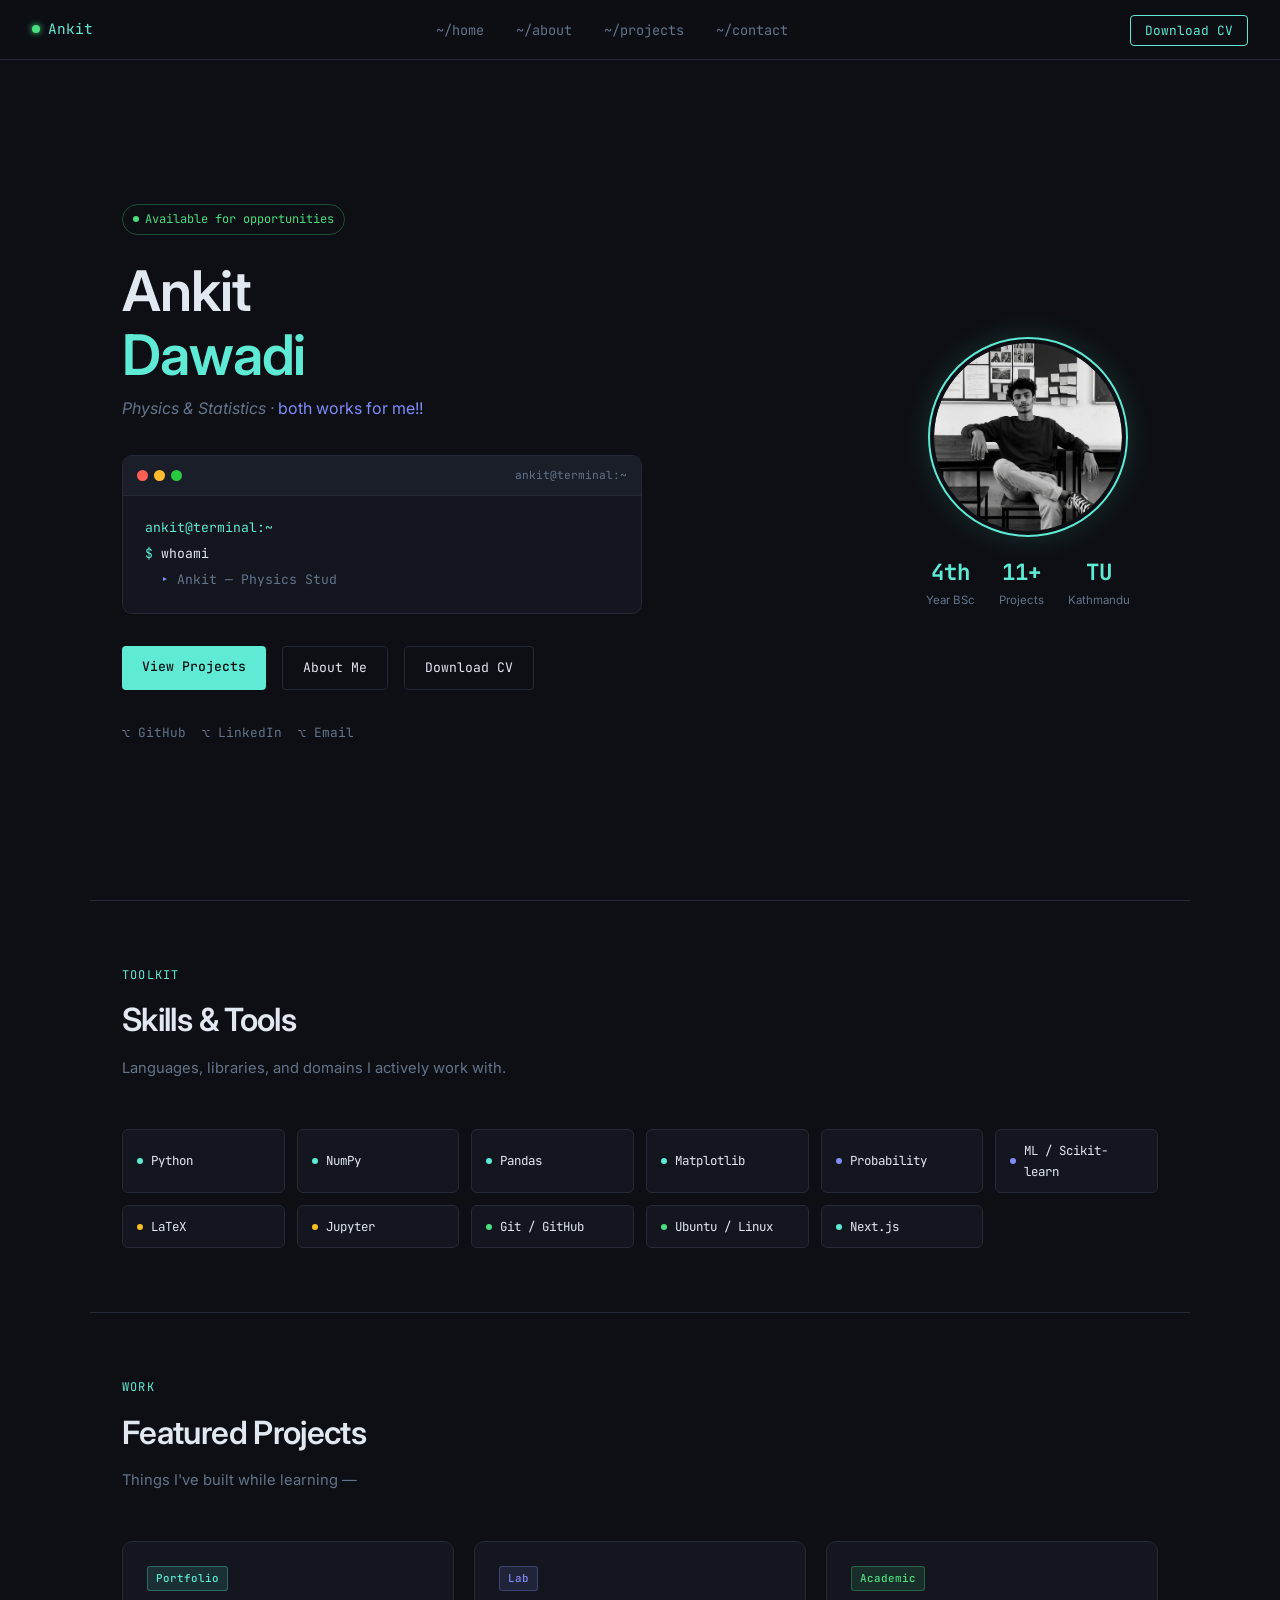
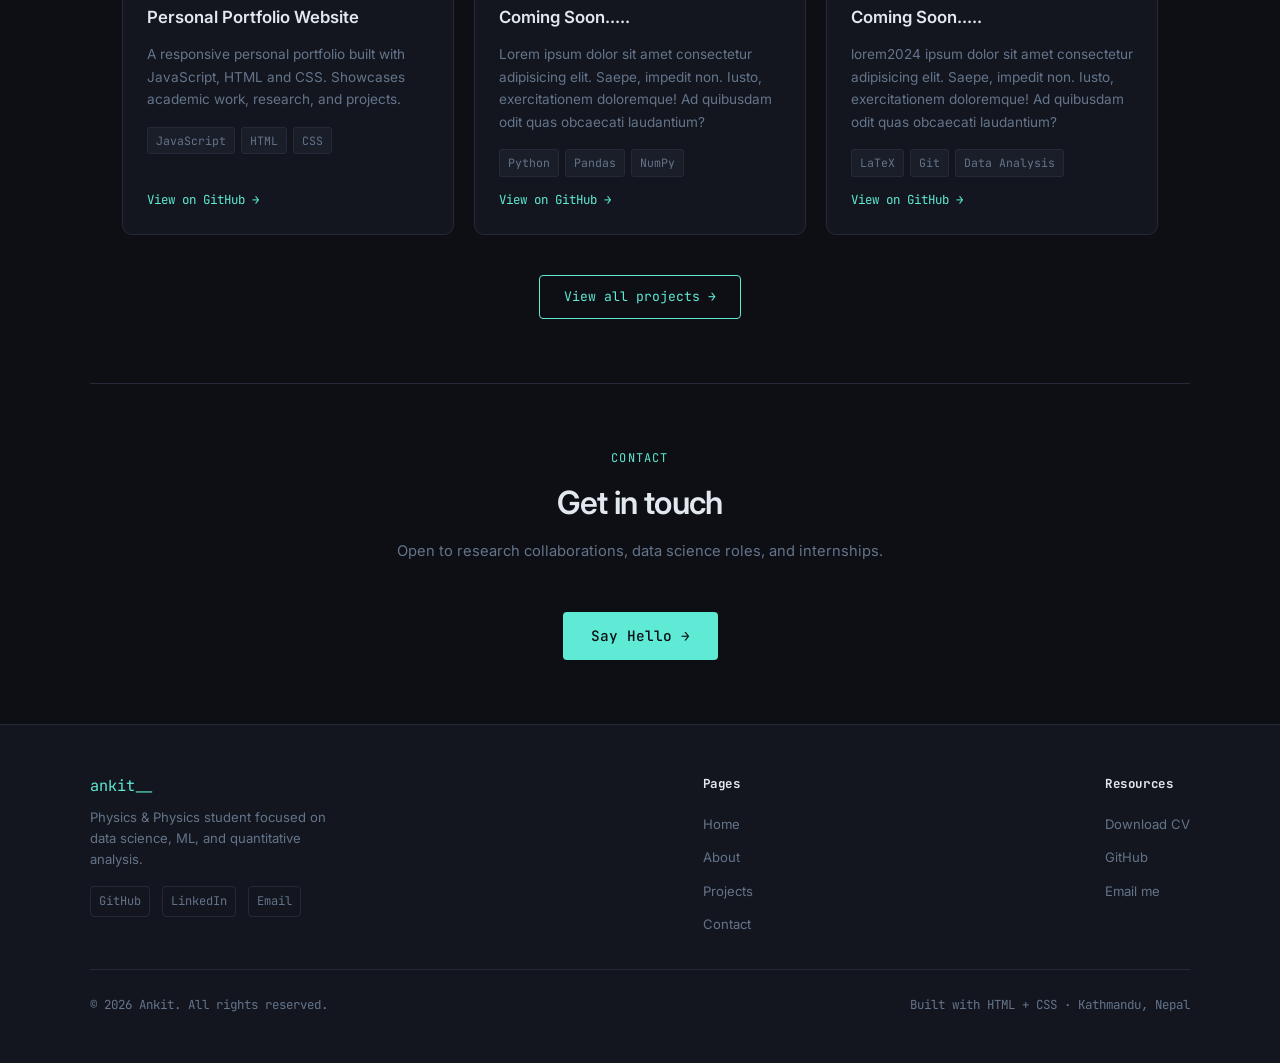
<file: index.html>
<!DOCTYPE html>
<html lang="en">
<head>
  <meta charset="UTF-8" />
  <meta name="viewport" content="width=device-width, initial-scale=1.0" />
  <meta name="description" content="Ankit — Physics & Statistics student at TU Kathmandu. Data science, ML, mathematical physics." />
  <title>Ankit Dawadi</title>

  <!-- Fonts -->
  <link rel="preconnect" href="https://fonts.googleapis.com" />
  <link href="https://fonts.googleapis.com/css2?family=JetBrains+Mono:wght@400;500;700&family=Inter:wght@300;400;500;600&display=swap" rel="stylesheet" />

  <!-- Styles -->
  <link rel="stylesheet" href="css/variables.css" />
  <link rel="stylesheet" href="css/nav.css" />
  <link rel="stylesheet" href="css/hero.css" />
  <link rel="stylesheet" href="css/skills.css" />
  <link rel="stylesheet" href="css/projects.css" />
  <link rel="stylesheet" href="css/footer.css" />
</head>
<body>

  <!-- ── NAVBAR ── -->
  <nav>
    <div class="nav-logo">
      <span class="dot"></span>
      <a href="#home">Ankit </a>
    </div>
    <ul class="nav-links">
      <li><a href="#home">~/home</a></li>
      <li><a href="pages/about.html">~/about</a></li>
      <li><a href="pages/projects.html">~/projects</a></li>
      <li><a href="pages/contact.html">~/contact</a></li>
    </ul>
    <div class="nav-cv">
      <a href="/Ankit-Dawadi-Resume.pdf" download>Download CV</a>
    </div>
    <button class="hamburger" id="hamburger" aria-label="Toggle menu" aria-expanded="false">
      <span></span><span></span><span></span>
    </button>
  </nav>

  <!-- Mobile drawer -->
  <div class="mobile-menu" id="mobile-menu" role="dialog" aria-label="Navigation menu">
    <a href="#home">~/home</a>
    <a href="pages/about.html">~/about</a>
    <a href="pages/projects.html">~/projects</a>
    <a href="pages/contact.html">~/contact</a>
    <!-- <a href="/Ankit-Dawadi-Resume.pdf" class="mobile-cv" download>Download CV</a> -->
  </div>

  <!-- ── HERO ── -->
  <section class="hero" id="home">
    <div class="hero-left">

      <div class="hero-tag">
        <span class="pulse"></span>
        Available for opportunities
      </div>

      <h1>Ankit<br /><span>Dawadi</span></h1>
      <p class="hero-sub">
        Physics &amp; Statistics · <em>both works for me!! </em>
      </p>

 
      <!-- Terminal -->
       
      <div class="terminal">
        <div class="terminal-bar">
          <div class="tb tb-r"></div>
          <div class="tb tb-y"></div>
          <div class="tb tb-g"></div>
          <span class="terminal-title">ankit@terminal:~</span>
        </div>
        <div class="terminal-body" id="terminal-body">
          <!-- filled by terminal.js --> 
        </div>
      </div>

      <div class="hero-btns">
        <a href="pages/projects.html" class="btn-primary">View Projects</a>
        <a href="pages/about.html"    class="btn-outline">About Me</a>
        <a href="/Ankit-Dawadi-Resume.pdf" class="btn-outline" download>Download CV</a>
      </div>

      <div class="hero-socials">
        <a href="https://github.com/lureypqr" target="_blank">⌥ GitHub</a>
        <a href="https://linkedin.com/in/ankitdawadi16" target="_blank">⌥ LinkedIn</a>
        <a href="mailto:dawadi030@gmail.com">⌥ Email</a>
      </div>

    </div>

    

    <!-- Avatar + stats -->
    <div class="hero-right">
      <div class="avatar-ring">
        <div class="avatar-inner">
          <!-- Replace emoji with: <img src="public/photo.jpg" alt="Ankit" /> -->
          <img src="photo.jpg" alt="Ankit" />
        </div>
      </div>
      <div class="hero-stat-row">
        <div class="hero-stat">
          <span class="n">4th</span>
          <span class="l">Year BSc</span>
        </div>
        <div class="hero-stat">
          <span class="n">11+</span>
          <span class="l">Projects</span>
        </div>
        <div class="hero-stat">
          <span class="n">TU</span>
          <span class="l">Kathmandu</span>
        </div>
      </div>
    </div>
  </section>

  <div class="divider"></div>

  <!-- ── SKILLS ── -->
  <section id="skills">
    <div class="container" style="padding-top:4rem; padding-bottom:4rem;">
      <div class="section-eyebrow">Toolkit</div>
      <h2 class="section-title">Skills &amp; Tools</h2>
      <p class="section-desc">Languages, libraries, and domains I actively work with.</p>

      <div class="skills-grid">
        <div class="skill-chip"><span class="dot c-teal"></span>Python</div>
        <div class="skill-chip"><span class="dot c-teal"></span>NumPy</div>
        <div class="skill-chip"><span class="dot c-teal"></span>Pandas</div>
        <div class="skill-chip"><span class="dot c-teal"></span>Matplotlib</div>
        <div class="skill-chip"><span class="dot c-indigo"></span>Probability</div>
        <div class="skill-chip"><span class="dot c-indigo"></span>ML / Scikit-learn</div>
        <div class="skill-chip"><span class="dot c-yellow"></span>LaTeX</div>
        <div class="skill-chip"><span class="dot c-yellow"></span>Jupyter</div>
        <div class="skill-chip"><span class="dot c-green"></span>Git / GitHub</div>
        <div class="skill-chip"><span class="dot c-green"></span>Ubuntu / Linux</div>
        <div class="skill-chip"><span class="dot c-teal"></span>Next.js</div>
      </div>
    </div>
  </section>

  <div class="divider"></div>

  <!-- ── FEATURED PROJECTS ── -->
  <section id="projects">
    <div class="container" style="padding-top:4rem; padding-bottom:4rem;">
      <div class="section-eyebrow">Work</div>
      <h2 class="section-title">Featured Projects</h2>
      <p class="section-desc">Things I've built while learning —</p>

      <div class="projects-grid">

        <div class="project-card">
          <span class="project-badge badge-fyp">Portfolio</span>
          <div class="project-title">Personal Portfolio Website</div>
          <p class="project-desc">
            A responsive personal portfolio built with JavaScript, HTML and CSS. Showcases academic work, research, and projects.
          </p>
          <div class="project-tags">
            <span class="tag">JavaScript</span>
            <span class="tag">HTML</span>
            <span class="tag">CSS</span>
          </div>
          <a href="https://github.com/lureypqr/portfolio-v1" class="project-link" target="_blank">
            View on GitHub →
          </a>
        </div>

        <div class="project-card">
          <span class="project-badge badge-lab">Lab</span>
          <div class="project-title">Coming Soon..... </div>
          <p class="project-desc">
            Lorem ipsum dolor sit amet consectetur adipisicing elit. Saepe, impedit non. Iusto, exercitationem doloremque! Ad quibusdam odit quas obcaecati laudantium?
          <div class="project-tags">
            <span class="tag">Python</span>
            <span class="tag">Pandas</span>
            <span class="tag">NumPy</span>
          </div>
          <a href="https://github.com/lureypqr" class="project-link" target="_blank">
            View on GitHub →
          </a>
        </div>

        <div class="project-card">
          <span class="project-badge badge-open">Academic</span>
          <div class="project-title">Coming Soon.....</div>
          <p class="project-desc">
          lorem2024 ipsum dolor sit amet consectetur adipisicing elit. Saepe, impedit non. Iusto, exercitationem doloremque! Ad quibusdam odit quas obcaecati laudantium?
          </p>
          <div class="project-tags">
            <span class="tag">LaTeX</span>
            <span class="tag">Git</span>
            <span class="tag">Data Analysis</span>
          </div>
          <a href="https://github.com/YOUR_USERNAME" class="project-link" target="_blank">
            View on GitHub →
          </a>
        </div>

      </div>

      <div class="view-all-wrap">
        <a href="pages/projects.html">View all projects →</a>
      </div>
    </div>
  </section>

  <div class="divider"></div>

  <!-- ── CONTACT CTA ── -->
  <div class="contact-section" id="contact">
    <div class="section-eyebrow">Contact</div>
    <h2 class="section-title">Get in touch</h2>
    <p class="section-desc">
      Open to research collaborations, data science roles, and internships.
    </p>
    <a href="pages/contact.html" class="btn-primary">Say Hello →</a>
  </div>

  <!-- ── FOOTER ── -->
  <footer>
    <div class="footer-inner">
      <div class="footer-brand">
        <div class="logo">ankit__</div>
        <p>Physics &amp; Physics student focused on data science, ML, and quantitative analysis.</p>
        <div class="footer-socials">
          <a href="https://github.com/lureypqr" target="_blank">GitHub</a>
          <a href="https://linkedin.com/in/ankitdawadi16" target="_blank">LinkedIn</a>
          <a href="mailto:dawadi030@gmail.com">Email</a>
        </div>
      </div>

      <div class="footer-col">
        <h4>Pages</h4>
        <ul>
          <li><a href="#home">Home</a></li>
          <li><a href="pages/about.html">About</a></li>
          <li><a href="pages/projects.html">Projects</a></li>
          <li><a href="pages/contact.html">Contact</a></li>
        </ul>
      </div>

      <div class="footer-col">
        <h4>Resources</h4>
        <ul>
          <li><a href="/Ankit-Dawadi-Resume.pdf" download>Download CV</a></li>
          <li><a href="https://github.com/lureypqr" target="_blank">GitHub</a></li>
          <li><a href="mailto:dawadi030@gmail.com">Email me</a></li>
        </ul>
      </div>
    </div>

    <div class="footer-bottom">
      <span>© 2026 Ankit. All rights reserved.</span>
      <span>Built with HTML + CSS · Kathmandu, Nepal</span>
    </div>
  </footer>

  <!-- Scripts -->
  <script src="js/nav.js"></script>
  <script src="js/terminal.js"></script>
  <script src="js/animations.js"></script>

</body>
</html>
</file>
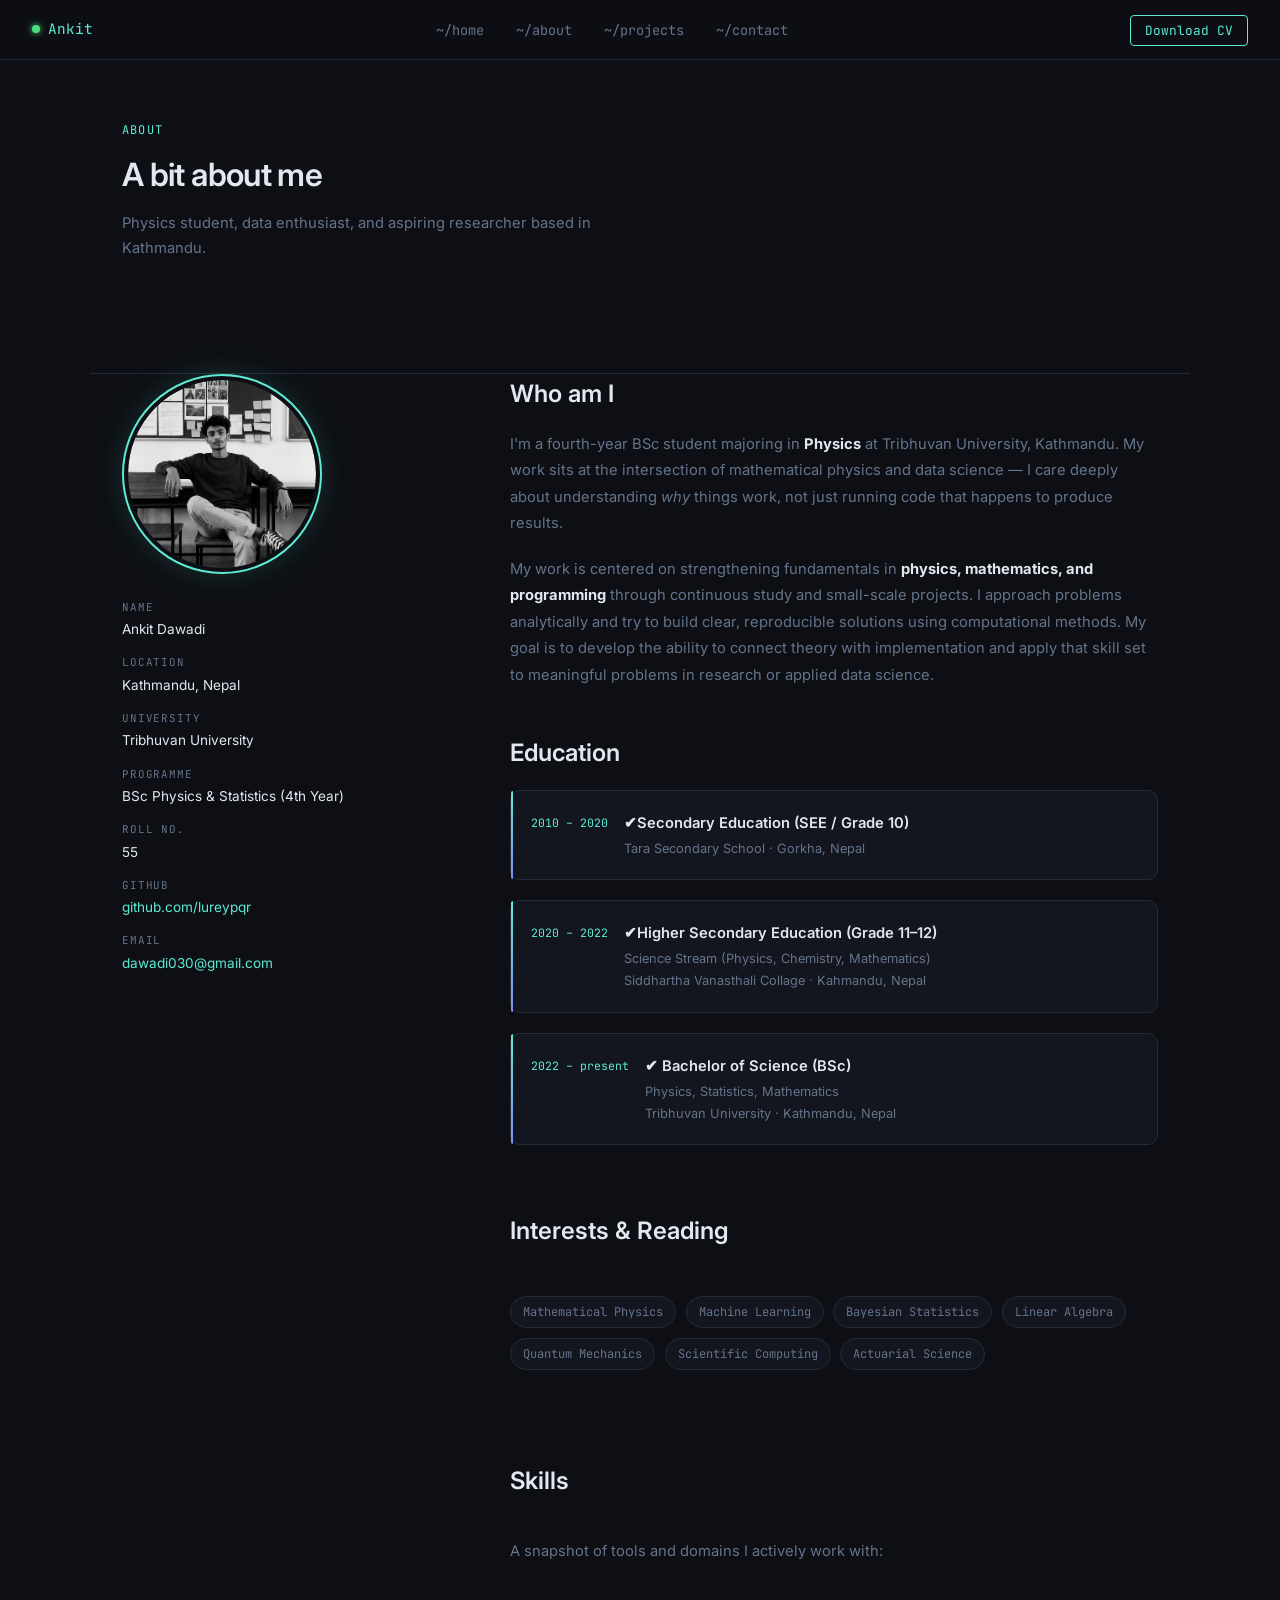
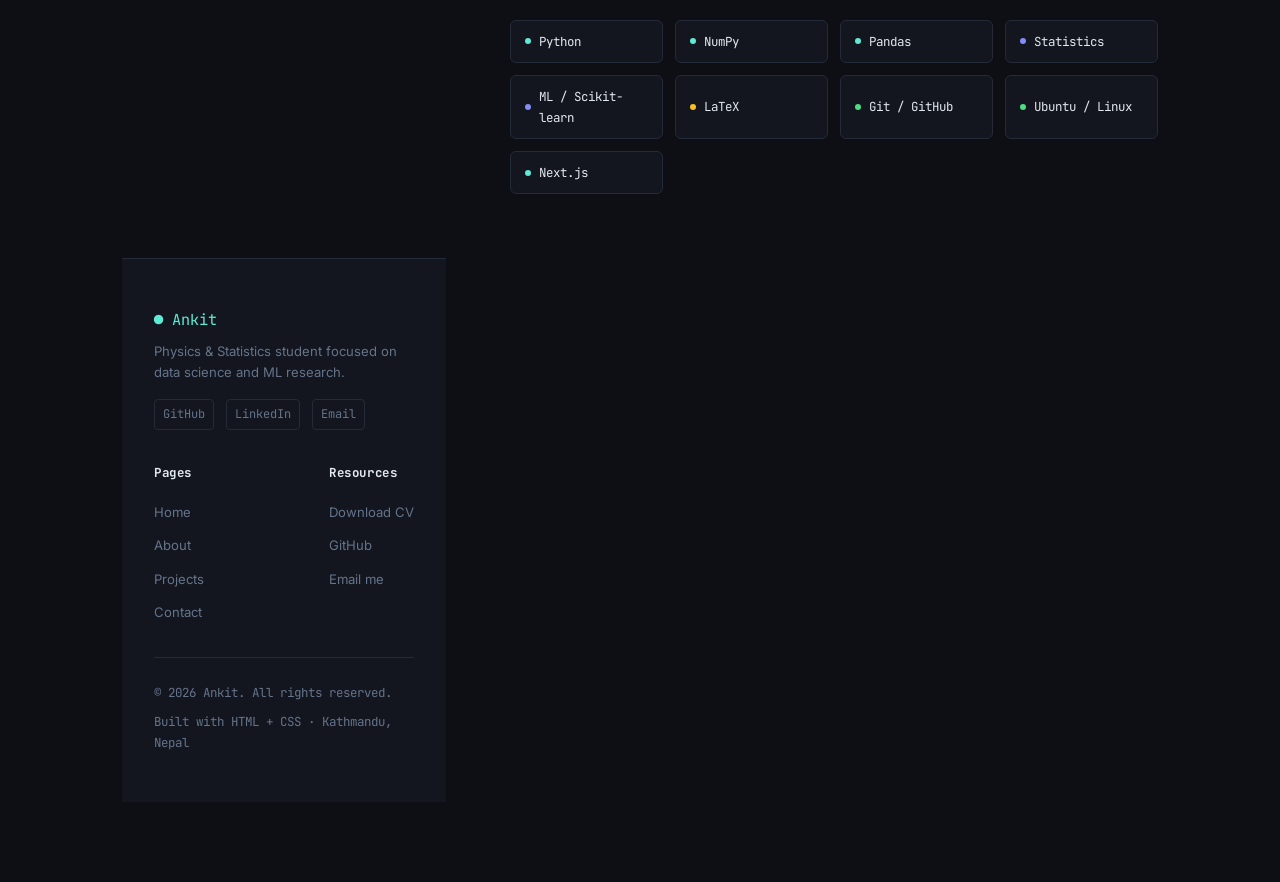
<file: pages/about.html>
<!DOCTYPE html>
<html lang="en">
<head>
  <meta charset="UTF-8" />
  <meta name="viewport" content="width=device-width, initial-scale=1.0" />
  <title>About — Ankit</title>
  <link rel="preconnect" href="https://fonts.googleapis.com" />
  <link href="https://fonts.googleapis.com/css2?family=JetBrains+Mono:wght@400;500;700&family=Inter:wght@300;400;500;600&display=swap" rel="stylesheet" />
  <link rel="stylesheet" href="../css/variables.css" />
  <link rel="stylesheet" href="../css/nav.css" />
  <link rel="stylesheet" href="../css/skills.css" />
  <link rel="stylesheet" href="../css/footer.css" />
  <style>
    .page-hero {
      padding: 120px 2rem 4rem;
      max-width: 1100px;
      margin: 0 auto;
    }
    .about-grid {
      max-width: 1100px;
      margin: 0 auto;
      padding: 0 2rem 5rem;
      display: grid;
      grid-template-columns: 1fr 2fr;
      gap: 4rem;
      align-items: start;
    }
    .about-sidebar {}
    .about-photo-wrap {
      width: 200px;
      height: 200px;
      border-radius: 50%;
      border: 2px solid var(--accent);
      padding: 4px;
      box-shadow: 0 0 30px rgba(94,234,212,0.15);
      margin-bottom: 1.5rem;
    }
    .about-photo-inner {
      width: 100%; height: 100%;
      border-radius: 50%;
      background: var(--bg3);
      display: flex; align-items: center; justify-content: center;
      font-size: 4rem;
      overflow: hidden;
    }
    .about-photo-inner img {
      width: 100%; height: 100%;
      object-fit: cover; border-radius: 50%;
    }
    .sidebar-info { display: flex; flex-direction: column; gap: 0.75rem; }
    .info-row { display: flex; flex-direction: column; gap: 2px; }
    .info-label {
      font-family: var(--font-mono);
      font-size: 0.68rem;
      color: var(--muted);
      letter-spacing: 0.08em;
      text-transform: uppercase;
    }
    .info-value { font-size: 0.85rem; color: var(--text); }
    .info-value a { color: var(--accent); }
    .info-value a:hover { text-decoration: underline; }

    .about-content {}
    .about-content h2 {
      font-size: 1.5rem;
      font-weight: 600;
      margin-bottom: 1rem;
      color: var(--text);
    }
    .about-content p {
      color: var(--muted);
      font-size: 0.92rem;
      line-height: 1.8;
      margin-bottom: 1.2rem;
    }
    .about-content p strong { color: var(--text); }

    /* Education timeline */
    .timeline { display: flex; flex-direction: column; gap: 1.25rem; margin-top: 0.5rem; }
    .tl-item {
      display: flex; gap: 1rem;
      background: var(--bg2);
      border: 1px solid var(--border);
      border-radius: var(--radius-lg);
      padding: 1.25rem;
      position: relative;
    }
    .tl-item::before {
      content: '';
      position: absolute; left: 0; top: 0; bottom: 0;
      width: 2px;
      border-radius: 2px 0 0 2px;
      background: linear-gradient(180deg, var(--accent), var(--accent2));
    }
    .tl-year {
      font-family: var(--font-mono);
      font-size: 0.72rem;
      color: var(--accent);
      white-space: nowrap;
      padding-top: 2px;
      min-width: 60px;
    }
    .tl-body {}
    .tl-title { font-size: 0.92rem; font-weight: 600; margin-bottom: 2px; }
    .tl-sub   { font-size: 0.8rem; color: var(--muted); }

    /* Interests chips */
    .interest-chips { display: flex; flex-wrap: wrap; gap: 0.6rem; margin-top: 0.5rem; }
    .interest-chip {
      font-family: var(--font-mono);
      font-size: 0.75rem;
      padding: 5px 12px;
      border: 1px solid var(--border);
      border-radius: 20px;
      color: var(--muted);
      background: var(--bg2);
      transition: color 0.2s, border-color 0.2s;
    }
    .interest-chip:hover { color: var(--accent2); border-color: var(--accent2); }

    @media (max-width: 768px) {
      .about-grid { grid-template-columns: 1fr; gap: 2rem; }
      .about-photo-wrap { width: 140px; height: 140px; }
    }
  </style>
</head>
<body>

  <nav>
    <div class="nav-logo"><span class="dot"></span><a href="../index.html">Ankit</a></div>
    <ul class="nav-links">
      <li><a href="../index.html">~/home</a></li>
      <li><a href="about.html">~/about</a></li>
      <li><a href="projects.html">~/projects</a></li>
      <li><a href="contact.html">~/contact</a></li>
    </ul>
    <div class="nav-cv"><a href="../Ankit-Dawadi-Resume.pdf" download>Download CV</a></div>
    <button class="hamburger" id="hamburger" aria-label="Toggle menu" aria-expanded="false">
      <span></span><span></span><span></span>
    </button>
  </nav>

  <!-- Mobile drawer -->
  <div class="mobile-menu" id="mobile-menu" role="dialog" aria-label="Navigation menu">
    <a href="../index.html">~/home</a>
    <a href="about.html">~/about</a>
    <a href="projects.html">~/projects</a>
    <a href="contact.html">~/contact</a>
  </div>

  <div class="page-hero">
    <div class="section-eyebrow">About</div>
    <h1 class="section-title">A bit about me</h1>
    <p class="section-desc">
      Physics student, data enthusiast, and aspiring researcher based in Kathmandu.
    </p>
  </div>

  <div class="divider"></div>

  <div class="about-grid">

    <!-- SIDEBAR -->
    <div class="about-sidebar">
      <div class="about-photo-wrap">
        <div class="about-photo-inner">
          <!-- Replace with: <img src="../public/photo.jpg" alt="Ankit" /> -->
          <img src="../photo.jpg" alt="Ankit" />
        </div>
      </div>

      <div class="sidebar-info">
        <div class="info-row">
          <span class="info-label">Name</span>
          <span class="info-value">Ankit Dawadi</span>
        </div>
        <div class="info-row">
          <span class="info-label">Location</span>
          <span class="info-value">Kathmandu, Nepal</span>
        </div>
        <div class="info-row">
          <span class="info-label">University</span>
          <span class="info-value">Tribhuvan University</span>
        </div>
        <div class="info-row">
          <span class="info-label">Programme</span>
          <span class="info-value">BSc Physics &amp; Statistics (4th Year)</span>
        </div>
        <div class="info-row">
          <span class="info-label">Roll No.</span>
          <span class="info-value">55</span>
        </div>
        
        <div class="info-row">
          <span class="info-label">GitHub</span>
          <span class="info-value"><a href="https://github.com/lureypqr" target="_blank">github.com/lureypqr</a></span>
        </div>
        <div class="info-row">
          <span class="info-label">Email</span>
          <span class="info-value"><a href="mailto:dawadi030@gmail.com">dawadi030@gmail.com</a></span>
        </div>
      </div>
    </div>

    <!-- MAIN CONTENT -->
    <div class="about-content">

      <h2>Who am I </h2>
      <p>
        I'm a fourth-year BSc student majoring in <strong>Physics</strong> at
        Tribhuvan University, Kathmandu. My work sits at the intersection of mathematical
        physics and data science — I care deeply about understanding <em>why</em> things work,
        not just running code that happens to produce results.
      </p>
      <p>
       My work is centered on strengthening fundamentals in <strong>physics, mathematics, and programming</strong> through continuous study and small-scale projects. I approach problems analytically and try to build clear, reproducible solutions using computational methods. My goal is to develop the ability to connect theory with implementation and apply that skill set to meaningful problems in research or applied data science.
      </p>
      

      <br />
      <h2>Education</h2>
      <div class="timeline">


        <div class="tl-item">
          <span class="tl-year">2010 – 2020</span>
          <div class="tl-body">
            <div class="tl-title">✔Secondary Education (SEE / Grade 10)</div>
            <div class="tl-sub">Tara Secondary School · Gorkha, Nepal</div>
          </div>
        </div>

        <div class="tl-item">
          <span class="tl-year">2020 – 2022</span>
          <div class="tl-body">
            <div class="tl-title">✔Higher Secondary Education (Grade 11–12)</div>
            <div class="tl-sub">Science Stream (Physics, Chemistry, Mathematics) <br> Siddhartha Vanasthali Collage · Kahmandu, Nepal</div>
          </div>
        </div>

        <div class="tl-item">
          <span class="tl-year">2022 – present</span>
          <div class="tl-body">
            <div class="tl-title">✔ Bachelor of Science (BSc)</div>
            <div class="tl-sub">Physics, Statistics, Mathematics<br>Tribhuvan University · Kathmandu, Nepal</div>
          </div>
      </div>
      
      <br />
      <h2>Interests &amp; Reading</h2>
      <div class="interest-chips">
        <span class="interest-chip">Mathematical Physics</span>
        <span class="interest-chip">Machine Learning</span>
        <span class="interest-chip">Bayesian Statistics</span>
        <span class="interest-chip">Linear Algebra</span>
        <span class="interest-chip">Quantum Mechanics</span>
        <span class="interest-chip">Scientific Computing</span>
        <span class="interest-chip">Actuarial Science</span>
      </div>

      <br /><br />
      <h2>Skills</h2>
      <p>A snapshot of tools and domains I actively work with:</p>
      <div class="skills-grid" style="margin-top:1rem;">
        <div class="skill-chip"><span class="dot c-teal"></span>Python</div>
        <div class="skill-chip"><span class="dot c-teal"></span>NumPy</div>
        <div class="skill-chip"><span class="dot c-teal"></span>Pandas</div>
        <div class="skill-chip"><span class="dot c-indigo"></span>Statistics</div>
        <div class="skill-chip"><span class="dot c-indigo"></span>ML / Scikit-learn</div>
        <div class="skill-chip"><span class="dot c-yellow"></span>LaTeX</div>
        <div class="skill-chip"><span class="dot c-green"></span>Git / GitHub</div>
        <div class="skill-chip"><span class="dot c-green"></span>Ubuntu / Linux</div>
        <div class="skill-chip"><span class="dot c-teal"></span>Next.js</div>
      </div>

    </div>
  </div>

  <footer>
    <div class="footer-inner">
      <div class="footer-brand">
        <div class="logo">● Ankit</div>
        <p>Physics &amp; Statistics student focused on data science and ML research.</p>
        <div class="footer-socials">
          <a href="https://github.com/lureypqr" target="_blank">GitHub</a>
          <a href="https://linkedin.com/in/ankitdawadi16" target="_blank">LinkedIn</a>
          <a href="mailto:dawadi030@gmail.com">Email</a>
        </div>
      </div>
      <div class="footer-col">
        <h4>Pages</h4>
        <ul>
          <li><a href="../index.html">Home</a></li>
          <li><a href="about.html">About</a></li>
          <li><a href="projects.html">Projects</a></li>
          <li><a href="contact.html">Contact</a></li>
        </ul>
      </div>
      <div class="footer-col">
        <h4>Resources</h4>
        <ul>
          <li><a href="..//Ankit-Dawadi-Resume.pdf" download>Download CV</a></li>
          <li><a href="https://github.com/lureypqr" target="_blank">GitHub</a></li>
          <li><a href="mailto:dawadi030@gmail.com">Email me</a></li>
        </ul>
      </div>
    </div>
    <div class="footer-bottom">
      <span>© 2026 Ankit. All rights reserved.</span>
      <span>Built with HTML + CSS · Kathmandu, Nepal</span>
    </div>
  </footer>

  <script src="../js/nav.js"></script>
  <script src="../js/animations.js"></script>
</body>
</html>
</file>
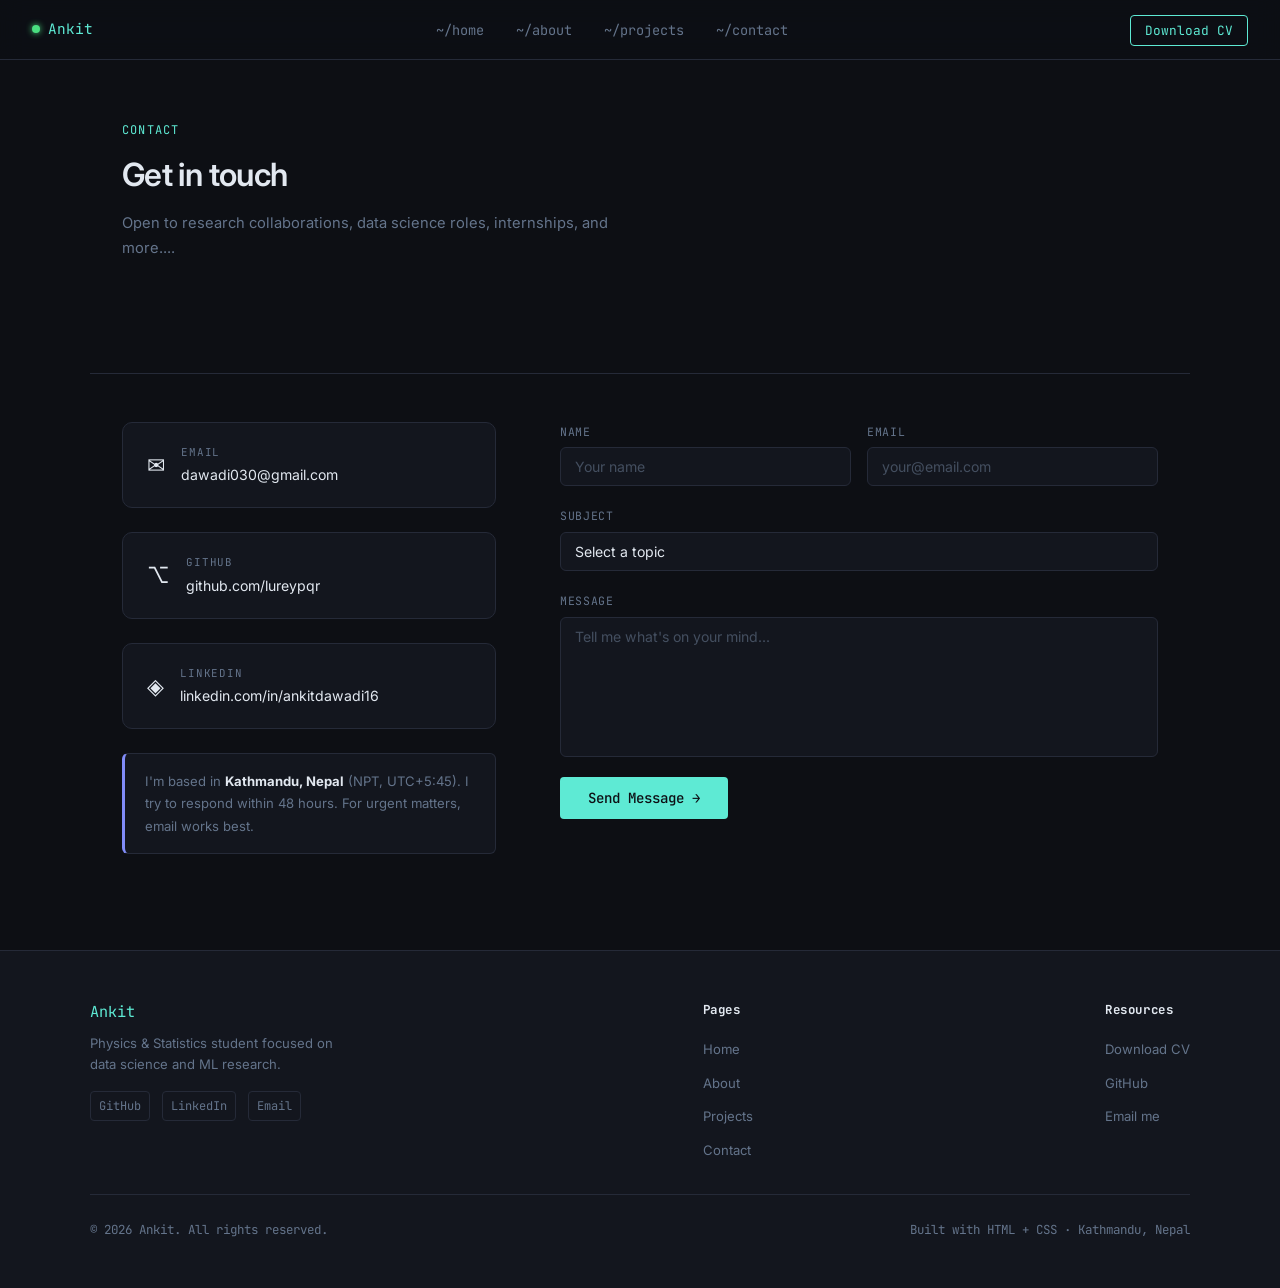
<file: pages/contact.html>
<!DOCTYPE html>
<html lang="en">
<head>
  <meta charset="UTF-8" />
  <meta name="viewport" content="width=device-width, initial-scale=1.0" />
  <title>Contact — Ankit</title>
  <link rel="preconnect" href="https://fonts.googleapis.com" />
  <link href="https://fonts.googleapis.com/css2?family=JetBrains+Mono:wght@400;500;700&family=Inter:wght@300;400;500;600&display=swap" rel="stylesheet" />
  <link rel="stylesheet" href="../css/variables.css" />
  <link rel="stylesheet" href="../css/nav.css" />
  <link rel="stylesheet" href="../css/footer.css" />
  <style>
    .page-hero {
      padding: 120px 2rem 4rem;
      max-width: 1100px;
      margin: 0 auto;
    }
    .contact-grid {
      max-width: 1100px;
      margin: 0 auto;
      padding: 3rem 2rem 6rem;
      display: grid;
      grid-template-columns: 1fr 1.6fr;
      gap: 4rem;
      align-items: start;
    }

    /* LEFT — contact info */
    .contact-info { display: flex; flex-direction: column; gap: 1.5rem; }

    .contact-card {
      background: var(--bg2);
      border: 1px solid var(--border);
      border-radius: var(--radius-lg);
      padding: 1.25rem 1.5rem;
      display: flex;
      align-items: center;
      gap: 1rem;
      transition: border-color 0.2s, transform 0.2s;
      text-decoration: none;
    }
    .contact-card:hover {
      border-color: var(--accent);
      transform: translateX(4px);
    }
    .contact-card-icon {
      font-size: 1.4rem;
      flex-shrink: 0;
    }
    .contact-card-body {}
    .contact-card-label {
      font-family: var(--font-mono);
      font-size: 0.68rem;
      color: var(--muted);
      letter-spacing: 0.08em;
      text-transform: uppercase;
      margin-bottom: 2px;
    }
    .contact-card-value {
      font-size: 0.88rem;
      color: var(--text);
    }

    .contact-note {
      font-size: 0.82rem;
      color: var(--muted);
      line-height: 1.7;
      padding: 1rem 1.25rem;
      background: var(--bg2);
      border: 1px solid var(--border);
      border-left: 3px solid var(--accent2);
      border-radius: var(--radius-md);
    }

    /* RIGHT — form */
    .contact-form {
      display: flex;
      flex-direction: column;
      gap: 1.25rem;
    }
    .form-row { display: grid; grid-template-columns: 1fr 1fr; gap: 1rem; }

    .form-group { display: flex; flex-direction: column; gap: 6px; }
    .form-group label {
      font-family: var(--font-mono);
      font-size: 0.72rem;
      color: var(--muted);
      letter-spacing: 0.06em;
      text-transform: uppercase;
    }
    .form-group input,
    .form-group textarea,
    .form-group select {
      background: var(--bg2);
      border: 1px solid var(--border);
      border-radius: var(--radius-md);
      padding: 10px 14px;
      color: var(--text);
      font-family: var(--font-body);
      font-size: 0.88rem;
      outline: none;
      transition: border-color 0.2s;
      resize: none;
      appearance: none;
    }
    .form-group input:focus,
    .form-group textarea:focus,
    .form-group select:focus {
      border-color: var(--accent);
    }
    .form-group input::placeholder,
    .form-group textarea::placeholder {
      color: var(--muted);
      opacity: 0.6;
    }
    .form-group textarea { min-height: 140px; }

    .form-submit {
      display: flex;
      align-items: center;
      gap: 1rem;
    }
    .form-submit .btn-primary {
      font-size: 0.88rem;
      padding: 12px 28px;
      border: none;
      cursor: pointer;
    }
    .form-submit .btn-primary:hover { opacity: 0.85; }

    .form-status {
      font-family: var(--font-mono);
      font-size: 0.78rem;
      color: var(--green);
      opacity: 0;
      transition: opacity 0.3s;
    }
    .form-status.visible { opacity: 1; }

    @media (max-width: 768px) {
      .contact-grid { grid-template-columns: 1fr; gap: 2.5rem; }
      .form-row { grid-template-columns: 1fr; }
    }
  </style>
</head>
<body>

  <nav>
    <div class="nav-logo"><span class="dot"></span><a href="../index.html">Ankit</a></div>
    <ul class="nav-links">
      <li><a href="../index.html">~/home</a></li>
      <li><a href="about.html">~/about</a></li>
      <li><a href="projects.html">~/projects</a></li>
      <li><a href="contact.html">~/contact</a></li>
    </ul>
    <div class="nav-cv"><a href="..//Ankit-Dawadi-Resume.pdf" download>Download CV</a></div>
    <button class="hamburger" id="hamburger" aria-label="Toggle menu" aria-expanded="false">
      <span></span><span></span><span></span>
    </button>
  </nav>

  <!-- Mobile drawer -->
  <div class="mobile-menu" id="mobile-menu" role="dialog" aria-label="Navigation menu">
    <a href="../index.html">~/home</a>
    <a href="about.html">~/about</a>
    <a href="projects.html">~/projects</a>
    <a href="contact.html">~/contact</a>
  </div>

  <div class="page-hero">
    <div class="section-eyebrow">Contact</div>
    <h1 class="section-title">Get in touch</h1>
    <p class="section-desc">
      Open to research collaborations, data science roles, internships,
      and more....
    </p>
  </div>

  <div class="divider"></div>

  <div class="contact-grid">

    <!-- LEFT -->
    <div class="contact-info">

      <a href="mailto:dawadi030@gmail.com" class="contact-card">
        <span class="contact-card-icon">✉</span>
        <div class="contact-card-body">
          <div class="contact-card-label">Email</div>
          <div class="contact-card-value">dawadi030@gmail.com</div>
        </div>
      </a>

      <a href="https://github.com/lureypqr" class="contact-card" target="_blank">
        <span class="contact-card-icon">⌥</span>
        <div class="contact-card-body">
          <div class="contact-card-label">GitHub</div>
          <div class="contact-card-value">github.com/lureypqr</div>
        </div>
      </a>

      <a href="https://linkedin.com/in/ankitdawadi16" class="contact-card" target="_blank">
        <span class="contact-card-icon">◈</span>
        <div class="contact-card-body">
          <div class="contact-card-label">LinkedIn</div>
          <div class="contact-card-value">linkedin.com/in/ankitdawadi16</div>
        </div>
      </a>

      <div class="contact-note">
        I'm based in <strong style="color:var(--text)">Kathmandu, Nepal</strong> (NPT, UTC+5:45).
        I try to respond within 48 hours. For urgent matters, email works best.
      </div>

    </div>

    <!-- RIGHT — form -->
    <div>
      <form class="contact-form" id="contact-form">
        <div class="form-row">
          <div class="form-group">
            <label for="name">Name</label>
            <input type="text" id="name" placeholder="Your name" required />
          </div>
          <div class="form-group">
            <label for="email">Email</label>
            <input type="email" id="email" placeholder="your@email.com" required />
          </div>
        </div>

        <div class="form-group">
          <label for="subject">Subject</label>
          <select id="subject">
            <option value="" disabled selected>Select a topic</option>
            <option>Research Collaboration</option>
            <option>Data Science Role</option>
            <option>Just saying hello</option>
            <option>Other</option>
          </select>
        </div>

        <div class="form-group">
          <label for="message">Message</label>
          <textarea id="message" placeholder="Tell me what's on your mind..." required></textarea>
        </div>

        <div class="form-submit">
          <button type="submit" class="btn-primary">Send Message →</button>
          <span class="form-status" id="form-status">✓ Message sent!</span>
        </div>
      </form>
    </div>

  </div>

  <footer>
    <div class="footer-inner">
      <div class="footer-brand">
        <div class="logo">Ankit</div>
        <p>Physics &amp; Statistics student focused on data science and ML research.</p>
        <div class="footer-socials">
          <a href="https://github.com/YOUR_USERNAME" target="_blank">GitHub</a>
          <a href="https://linkedin.com/in/YOUR_PROFILE" target="_blank">LinkedIn</a>
          <a href="mailto:your@email.com">Email</a>
        </div>
      </div>
      <div class="footer-col">
        <h4>Pages</h4>
        <ul>
          <li><a href="../index.html">Home</a></li>
          <li><a href="about.html">About</a></li>
          <li><a href="projects.html">Projects</a></li>
          <li><a href="contact.html">Contact</a></li>
        </ul>
      </div>
      <div class="footer-col">
        <h4>Resources</h4>
        <ul>
          <li><a href="..//Ankit-Dawadi-Resume.pdf" download>Download CV</a></li>
          <li><a href="https://github.com/YOUR_USERNAME" target="_blank">GitHub</a></li>
          <li><a href="mailto:your@email.com">Email me</a></li>
        </ul>
      </div>
    </div>
    <div class="footer-bottom">
      <span>© 2026 Ankit. All rights reserved.</span>
      <span>Built with HTML + CSS · Kathmandu, Nepal</span>
    </div>
  </footer>

  <script src="../js/nav.js"></script>
  <script src="../js/animations.js"></script>
  <script>
    // Simple form feedback (wire up to a backend / Formspree later)
    document.getElementById('contact-form').addEventListener('submit', function(e) {
      e.preventDefault();
      const status = document.getElementById('form-status');
      status.classList.add('visible');
      setTimeout(() => status.classList.remove('visible'), 4000);
      this.reset();
    });
  </script>
</body>
</html>
</file>
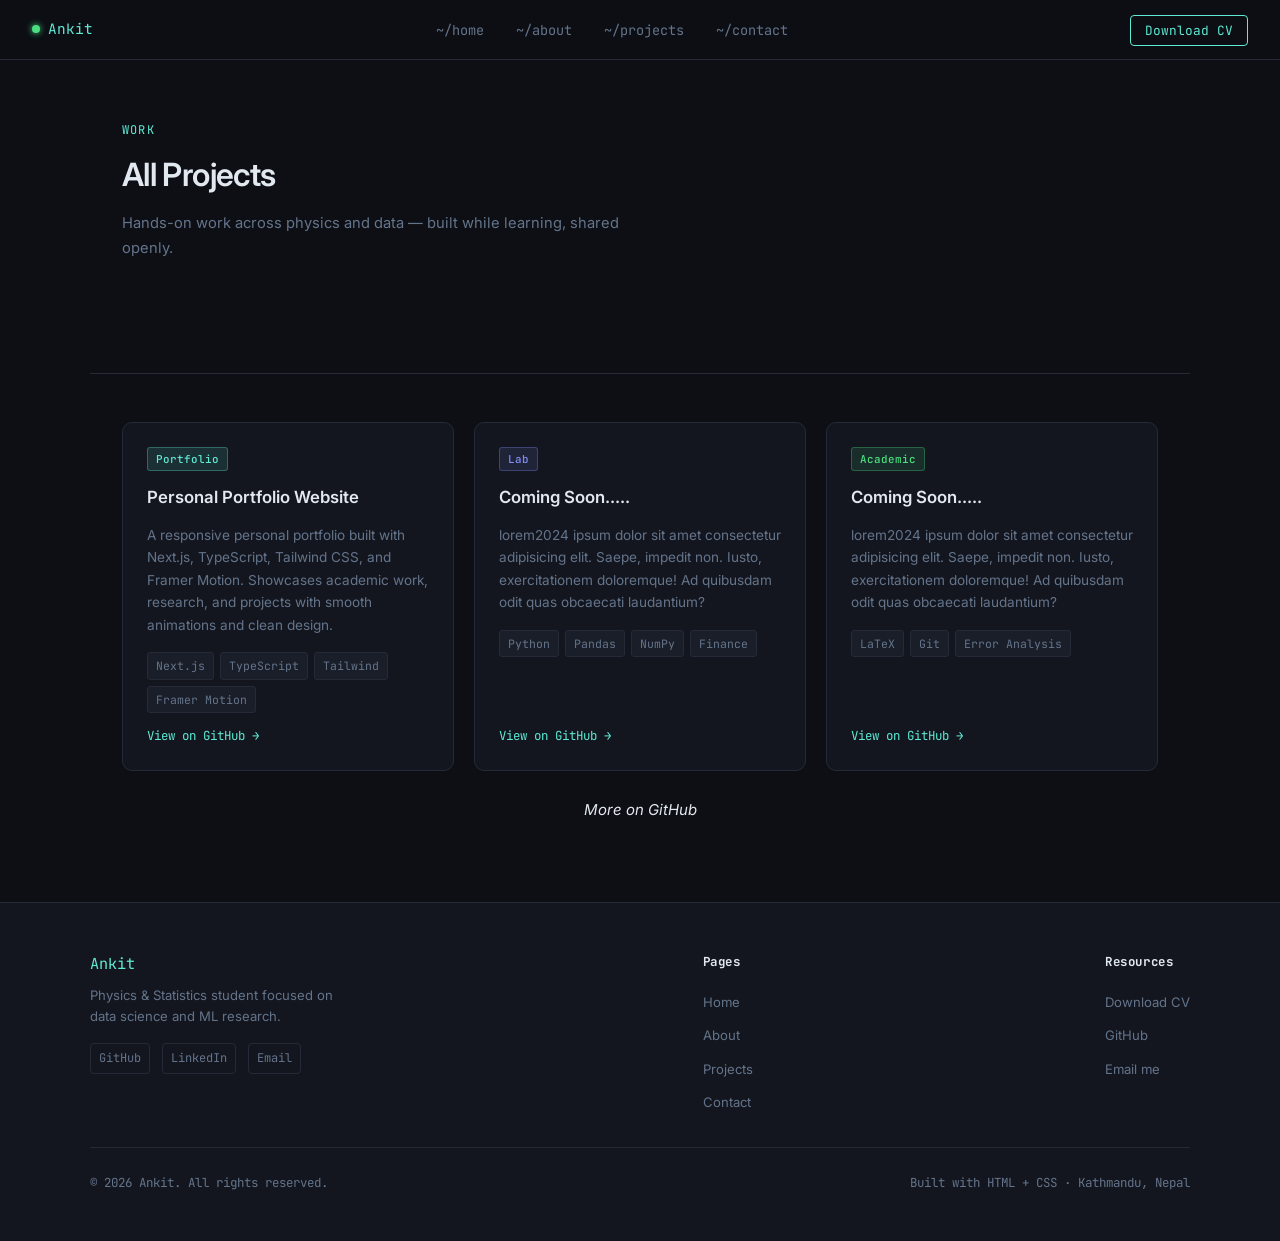
<file: pages/projects.html>
<!DOCTYPE html>
<html lang="en">
<head>
  <meta charset="UTF-8" />
  <meta name="viewport" content="width=device-width, initial-scale=1.0" />
  <title>Projects — Ankit</title>
  <link rel="preconnect" href="https://fonts.googleapis.com" />
  <link href="https://fonts.googleapis.com/css2?family=JetBrains+Mono:wght@400;500;700&family=Inter:wght@300;400;500;600&display=swap" rel="stylesheet" />
  <link rel="stylesheet" href="../css/variables.css" />
  <link rel="stylesheet" href="../css/nav.css" />
  <link rel="stylesheet" href="../css/projects.css" />
  <link rel="stylesheet" href="../css/footer.css" />
  <style>
    .page-hero {
      padding: 120px 2rem 4rem;
      max-width: 1100px;
      margin: 0 auto;
    }
    .projects-page {
      max-width: 1100px;
      margin: 0 auto;
      padding: 0 2rem 5rem;
    }

    /* Filter tabs */
    .filter-tabs {
      display: flex;
      gap: 0.5rem;
      flex-wrap: wrap;
      margin-bottom: 2.5rem;
    }
    .filter-btn {
      font-family: var(--font-mono);
      font-size: 0.75rem;
      padding: 6px 14px;
      border: 1px solid var(--border);
      border-radius: 20px;
      color: var(--muted);
      background: transparent;
      cursor: pointer;
      transition: all 0.2s;
    }
    .filter-btn:hover,
    .filter-btn.active {
      border-color: var(--accent);
      color: var(--accent);
      background: rgba(94,234,212,0.06);
    }
  </style>
</head>
<body>

  <nav>
    <div class="nav-logo"><span class="dot"></span><a href="../index.html">Ankit</a></div>
    <ul class="nav-links">
      <li><a href="../index.html">~/home</a></li>
      <li><a href="about.html">~/about</a></li>
      <li><a href="projects.html">~/projects</a></li>
      <li><a href="contact.html">~/contact</a></li>
    </ul>
    <div class="nav-cv"><a href="..//Ankit-Dawadi-Resume.pdf" download>Download CV</a></div>
    <button class="hamburger" id="hamburger" aria-label="Toggle menu" aria-expanded="false">
      <span></span><span></span><span></span>
    </button>
  </nav>

  <!-- Mobile drawer -->
  <div class="mobile-menu" id="mobile-menu" role="dialog" aria-label="Navigation menu">
    <a href="../index.html">~/home</a>
    <a href="about.html">~/about</a>
    <a href="projects.html">~/projects</a>
    <a href="contact.html">~/contact</a>
  </div>

  <div class="page-hero">
    <div class="section-eyebrow">Work</div>
    <h1 class="section-title">All Projects</h1>
    <p class="section-desc">
      Hands-on work across physics and data  —
      built while learning, shared openly.
    </p>
  </div>

  <div class="divider"></div>

  <div class="projects-page" style="padding-top: 3rem;">

    <!-- <div class="filter-tabs">
      <button class="filter-btn active">All</button>
      <button class="filter-btn">Data Science</button>
      <button class="filter-btn">Physics</button>
      <button class="filter-btn">Finance</button>
      <button class="filter-btn">Web</button>
    </div> -->

    <div class="projects-grid">

      <div class="project-card">
        <span class="project-badge badge-fyp">Portfolio</span>
        <div class="project-title">Personal Portfolio Website</div>
        <p class="project-desc">
          A responsive personal portfolio built with Next.js, TypeScript, Tailwind CSS,
          and Framer Motion. Showcases academic work, research, and projects with
          smooth animations and clean design.
        </p>
        <div class="project-tags">
          <span class="tag">Next.js</span>
          <span class="tag">TypeScript</span>
          <span class="tag">Tailwind</span>
          <span class="tag">Framer Motion</span>
        </div>
        <a href="https://github.com/lureypqr/portfolio-v1" class="project-link" target="_blank">
          View on GitHub →
        </a>
      </div>

      <div class="project-card">
        <span class="project-badge badge-lab">Lab</span>
        <div class="project-title">Coming Soon.....</div>
        <p class="project-desc">
          lorem2024 ipsum dolor sit amet consectetur adipisicing elit. Saepe, impedit non. Iusto, exercitationem doloremque! Ad quibusdam odit quas obcaecati laudantium?
        </p>
        <div class="project-tags">
          <span class="tag">Python</span>
          <span class="tag">Pandas</span>
          <span class="tag">NumPy</span>
          <span class="tag">Finance</span>
        </div>
        <a href="https://github.com/lureypqr/" class="project-link" target="_blank">
          View on GitHub →
        </a>
      </div>

      <div class="project-card">
        <span class="project-badge badge-open">Academic</span>
        <div class="project-title">Coming Soon.....</div>
        <p class="project-desc">
          lorem2024 ipsum dolor sit amet consectetur adipisicing elit. Saepe, impedit non. Iusto, exercitationem doloremque! Ad quibusdam odit quas obcaecati laudantium?
        </p>
        <div class="project-tags">
          <span class="tag">LaTeX</span>
          <span class="tag">Git</span>
          <span class="tag">Error Analysis</span>
        </div>
        <a href="https://github.com/lureypqr" class="project-link" target="_blank">
          View on GitHub →
        </a>

      </div>

      <!-- Add more project cards here as you build them -->
      
    </div>
    <br> <center><p> <a href="https://github.com/lureypqr" target="_blank"> <i>More on GitHub</i></a> </p> </center>
  </div>

  <footer>
    <div class="footer-inner">
      <div class="footer-brand">
        <div class="logo">Ankit</div>
        <p>Physics &amp; Statistics student focused on data science and ML research.</p>
        <div class="footer-socials">
          <a href="https://github.com/lureypqr" target="_blank">GitHub</a>
          <a href="https://linkedin.com/in/ankitdawadi16" target="_blank">LinkedIn</a>
          <a href="mailto:dawadi030@gmail.com">Email</a>
        </div>
      </div>
      <div class="footer-col">
        <h4>Pages</h4>
        <ul>
          <li><a href="../index.html">Home</a></li>
          <li><a href="about.html">About</a></li>
          <li><a href="projects.html">Projects</a></li>
          <li><a href="contact.html">Contact</a></li>
        </ul>
      </div>
      <div class="footer-col">
        <h4>Resources</h4>
        <ul>
          <li><a href="..//Ankit-Dawadi-Resume.pdf" download>Download CV</a></li>
          <li><a href="https://github.com/lureypqr" target="_blank">GitHub</a></li>
          <li><a href="mailto:dawadi030@gmail.com">Email me</a></li>
        </ul>
      </div>
    </div>
    <div class="footer-bottom">
      <span>© 2026 Ankit. All rights reserved.</span>
      <span>Built with HTML + CSS · Kathmandu, Nepal</span>
    </div>
  </footer>

  <script src="../js/nav.js"></script>
  <script src="../js/animations.js"></script>
</body>
</html>
</file>
<file: css/variables.css>
/* ── RESET ── */
*, *::before, *::after {
  box-sizing: border-box;
  margin: 0;
  padding: 0;
}

html {
  scroll-behavior: smooth;
}

/* ── DESIGN TOKENS ── */
:root {
  --bg:        #0d0f14;
  --bg2:       #13161e;
  --bg3:       #1a1e28;
  --border:    #252a38;
  --accent:    #5eead4;
  --accent2:   #818cf8;
  --text:      #e2e8f0;
  --muted:     #64748b;
  --green:     #4ade80;
  --yellow:    #fbbf24;
  --red:       #f87171;

  --font-mono: 'JetBrains Mono', monospace;
  --font-body: 'Inter', sans-serif;

  --radius-sm: 4px;
  --radius-md: 6px;
  --radius-lg: 10px;
}

body {
  background: var(--bg);
  color: var(--text);
  font-family: var(--font-body);
  font-size: 15px;
  line-height: 1.7;
  min-height: 100vh;
}

a {
  color: inherit;
  text-decoration: none;
}

img {
  display: block;
  max-width: 100%;
}

/* ── SHARED UTILITIES ── */
.section-eyebrow {
  font-family: var(--font-mono);
  font-size: 0.75rem;
  color: var(--accent);
  letter-spacing: 0.1em;
  text-transform: uppercase;
  margin-bottom: 0.5rem;
}

.section-title {
  font-size: 2rem;
  font-weight: 600;
  margin-bottom: 0.5rem;
  letter-spacing: -0.02em;
}

.section-desc {
  color: var(--muted);
  font-size: 0.92rem;
  margin-bottom: 3rem;
  max-width: 540px;
}

.container {
  max-width: 1100px;
  margin: 0 auto;
  padding: 5rem 2rem;
}

.divider {
  max-width: 1100px;
  margin: 0 auto;
  height: 1px;
  background: var(--border);
}

.btn-primary {
  font-family: var(--font-mono);
  font-size: 0.82rem;
  background: var(--accent);
  color: var(--bg);
  padding: 10px 20px;
  border-radius: var(--radius-sm);
  font-weight: 500;
  display: inline-block;
  transition: opacity 0.2s, transform 0.2s;
}
.btn-primary:hover {
  opacity: 0.85;
  transform: translateY(-1px);
}

.btn-outline {
  font-family: var(--font-mono);
  font-size: 0.82rem;
  border: 1px solid var(--border);
  color: var(--text);
  padding: 10px 20px;
  border-radius: var(--radius-sm);
  display: inline-block;
  transition: border-color 0.2s, color 0.2s;
}
.btn-outline:hover {
  border-color: var(--accent);
  color: var(--accent);
}

/* ── ANIMATIONS ── */
@keyframes blink {
  0%, 100% { opacity: 1; }
  50%       { opacity: 0.3; }
}

@keyframes pulse {
  0%, 100% { transform: scale(1);   opacity: 1; }
  50%       { transform: scale(1.4); opacity: 0.7; }
}

@keyframes fadeUp {
  from { opacity: 0; transform: translateY(20px); }
  to   { opacity: 1; transform: translateY(0); }
}
</file>
<file: css/nav.css>
/* ── NAVBAR ── */
nav {
  position: fixed;
  top: 0; left: 0; right: 0;
  z-index: 100;
  display: flex;
  align-items: center;
  justify-content: space-between;
  padding: 0 2rem;
  height: 60px;
  background: rgba(13, 15, 20, 0.85);
  backdrop-filter: blur(12px);
  border-bottom: 1px solid var(--border);
}

.nav-logo {
  font-family: var(--font-mono);
  font-size: 0.9rem;
  color: var(--accent);
  display: flex;
  align-items: center;
  gap: 8px;
}

.nav-logo .dot {
  width: 8px;
  height: 8px;
  border-radius: 50%;
  background: var(--green);
  box-shadow: 0 0 6px var(--green);
  animation: blink 2s infinite;
}

.nav-links {
  display: flex;
  gap: 2rem;
  list-style: none;
}

.nav-links a {
  font-family: var(--font-mono);
  font-size: 0.85rem;
  color: var(--muted);
  transition: color 0.2s;
}
.nav-links a:hover { color: var(--accent); }

.nav-cv a {
  font-family: var(--font-mono);
  font-size: 0.8rem;
  border: 1px solid var(--accent);
  color: var(--accent);
  padding: 6px 14px;
  border-radius: var(--radius-sm);
  transition: background 0.2s, color 0.2s;
}
.nav-cv a:hover {
  background: var(--accent);
  color: var(--bg);
}

/* ── HAMBURGER BUTTON ── */
.hamburger {
  display: none;
  flex-direction: column;
  justify-content: center;
  gap: 5px;
  width: 36px;
  height: 36px;
  cursor: pointer;
  background: none;
  border: 1px solid var(--border);
  border-radius: var(--radius-sm);
  padding: 6px;
  transition: border-color 0.2s;
  z-index: 200;
}
.hamburger:hover { border-color: var(--accent); }
.hamburger span {
  display: block;
  width: 100%;
  height: 1.5px;
  background: var(--text);
  border-radius: 2px;
  transition: transform 0.3s ease, opacity 0.3s ease, background 0.2s;
  transform-origin: center;
}
.hamburger:hover span { background: var(--accent); }

/* X state when open */
.hamburger.open span:nth-child(1) { transform: translateY(6.5px) rotate(45deg); }
.hamburger.open span:nth-child(2) { opacity: 0; transform: scaleX(0); }
.hamburger.open span:nth-child(3) { transform: translateY(-6.5px) rotate(-45deg); }

/* ── MOBILE DRAWER ── */
.mobile-menu {
  display: none;
  position: fixed;
  top: 60px;
  left: 0; right: 0;
  background: rgba(13, 15, 20, 0.97);
  backdrop-filter: blur(16px);
  border-bottom: 1px solid var(--border);
  padding: 1.5rem 1.5rem 2rem;
  flex-direction: column;
  gap: 0.25rem;
  z-index: 99;
  transform: translateY(-8px);
  opacity: 0;
  pointer-events: none;
  transition: transform 0.25s ease, opacity 0.25s ease;
}
.mobile-menu.open {
  transform: translateY(0);
  opacity: 1;
  pointer-events: all;
}
.mobile-menu a {
  font-family: var(--font-mono);
  font-size: 0.9rem;
  color: var(--muted);
  padding: 0.75rem 0.5rem;
  border-bottom: 1px solid var(--border);
  display: block;
  transition: color 0.2s, padding-left 0.2s;
}
.mobile-menu a:last-child { border-bottom: none; }
.mobile-menu a:hover {
  color: var(--accent);
  padding-left: 1rem;
}
.mobile-menu .mobile-cv {
  margin-top: 1rem;
  display: inline-block;
  font-family: var(--font-mono);
  font-size: 0.82rem;
  color: var(--accent);
  border: 1px solid var(--accent);
  padding: 10px 20px;
  border-radius: var(--radius-sm);
  text-align: center;
  transition: background 0.2s, color 0.2s;
}
.mobile-menu .mobile-cv:hover {
  background: var(--accent);
  color: var(--bg);
}

/* ── RESPONSIVE ── */
@media (max-width: 768px) {
  nav { padding: 0 1rem; }
  .nav-links, .nav-cv { display: none; }
  .hamburger { display: flex; }
  .mobile-menu { display: flex; }
}
</file>
<file: css/hero.css>
/* ── HERO ── */
.hero {
  min-height: 100vh;
  display: flex;
  align-items: center;
  padding: 80px 2rem 2rem;
  max-width: 1100px;
  margin: 0 auto;
  gap: 4rem;
  animation: fadeUp 0.6s ease both;
}

/* LEFT */
.hero-left { flex: 1; }

.hero-tag {
  display: inline-flex;
  align-items: center;
  gap: 6px;
  font-family: var(--font-mono);
  font-size: 0.75rem;
  color: var(--green);
  border: 1px solid rgba(74, 222, 128, 0.3);
  padding: 4px 10px;
  border-radius: 20px;
  margin-bottom: 1.5rem;
}
.hero-tag .pulse {
  width: 6px; height: 6px;
  border-radius: 50%;
  background: var(--green);
  animation: pulse 1.5s infinite;
}

.hero h1 {
  font-size: clamp(2.2rem, 5vw, 3.5rem);
  font-weight: 600;
  line-height: 1.15;
  margin-bottom: 0.5rem;
  letter-spacing: -0.02em;
}
.hero h1 span { color: var(--accent); }

.hero-sub {
  font-size: 1rem;
  color: var(--muted);
  margin-bottom: 2rem;
  font-style: italic;
}
.hero-sub em {
  color: var(--accent2);
  font-style: normal;
}

/* TERMINAL */
.terminal {
  background: var(--bg2);
  border: 1px solid var(--border);
  border-radius: var(--radius-lg);
  overflow: hidden;
  margin-bottom: 2rem;
  max-width: 520px;
}

.terminal-bar {
  display: flex;
  align-items: center;
  gap: 6px;
  padding: 10px 14px;
  background: var(--bg3);
  border-bottom: 1px solid var(--border);
}
.terminal-bar .tb {
  width: 11px; height: 11px;
  border-radius: 50%;
}
.tb-r { background: #ff5f57; }
.tb-y { background: #febc2e; }
.tb-g { background: #28c840; }

.terminal-title {
  font-family: var(--font-mono);
  font-size: 0.7rem;
  color: var(--muted);
  margin-left: auto;
}

.terminal-body {
  padding: 1.2rem 1.4rem;
  font-family: var(--font-mono);
  font-size: 0.82rem;
  line-height: 2;
}
.t-prompt { color: var(--accent); }
.t-cmd    { color: var(--text); }
.t-out    { color: var(--muted); padding-left: 1rem; }
.t-out::before { content: '▸ '; color: var(--accent2); }
.t-cursor {
  display: inline-block;
  width: 8px; height: 14px;
  background: var(--accent);
  vertical-align: middle;
  animation: blink 1s infinite;
}

/* BUTTONS */
.hero-btns {
  display: flex;
  gap: 1rem;
  flex-wrap: wrap;
  margin-bottom: 2rem;
}

/* SOCIALS */
.hero-socials {
  display: flex;
  gap: 1rem;
}
.hero-socials a {
  display: flex;
  align-items: center;
  gap: 6px;
  font-family: var(--font-mono);
  font-size: 0.8rem;
  color: var(--muted);
  transition: color 0.2s;
}
.hero-socials a:hover { color: var(--accent); }

/* RIGHT */
.hero-right {
  flex-shrink: 0;
  width: 260px;
  display: flex;
  flex-direction: column;
  align-items: center;
  gap: 1rem;
}

.avatar-ring {
  width: 200px; height: 200px;
  border-radius: 50%;
  border: 2px solid var(--accent);
  padding: 4px;
  box-shadow: 0 0 30px rgba(94, 234, 212, 0.15);
}
.avatar-inner {
  width: 100%; height: 100%;
  border-radius: 50%;
  background: var(--bg3);
  display: flex;
  align-items: center;
  justify-content: center;
  font-size: 5rem;
  overflow: hidden;
}
.avatar-inner img {
  width: 100%; height: 100%;
  object-fit: cover;
  border-radius: 50%;
}

.hero-stat-row {
  display: flex;
  gap: 1.5rem;
  text-align: center;
}
.hero-stat { display: flex; flex-direction: column; }
.hero-stat .n {
  font-family: var(--font-mono);
  font-size: 1.4rem;
  font-weight: 700;
  color: var(--accent);
}
.hero-stat .l {
  font-size: 0.72rem;
  color: var(--muted);
}

/* RESPONSIVE */
@media (max-width: 768px) {
  .hero {
    flex-direction: column-reverse;
    gap: 2rem;
    padding-top: 90px;
  }
  .hero-right { width: 100%; }
  .avatar-ring { width: 150px; height: 150px; }
}
</file>
<file: css/skills.css>
/* ── SKILLS SECTION ── */
.skills-grid {
  display: grid;
  grid-template-columns: repeat(auto-fill, minmax(140px, 1fr));
  gap: 0.75rem;
}

.skill-chip {
  background: var(--bg2);
  border: 1px solid var(--border);
  border-radius: var(--radius-md);
  padding: 10px 14px;
  font-family: var(--font-mono);
  font-size: 0.78rem;
  color: var(--text);
  display: flex;
  align-items: center;
  gap: 8px;
  cursor: default;
  transition: border-color 0.2s, color 0.2s, transform 0.2s;
}
.skill-chip:hover {
  border-color: var(--accent);
  color: var(--accent);
  transform: translateY(-2px);
}

/* colored indicator dots */
.skill-chip .dot {
  width: 6px;
  height: 6px;
  border-radius: 50%;
  flex-shrink: 0;
}
.c-teal   { background: var(--accent); }
.c-indigo { background: var(--accent2); }
.c-yellow { background: var(--yellow); }
.c-green  { background: var(--green); }
.c-red    { background: var(--red); }

@media (max-width: 768px) {
  .skills-grid {
    grid-template-columns: repeat(auto-fill, minmax(120px, 1fr));
  }
}
</file>
<file: css/projects.css>
/* ── PROJECTS SECTION ── */
.projects-grid {
  display: grid;
  grid-template-columns: repeat(auto-fill, minmax(320px, 1fr));
  gap: 1.25rem;
}

.project-card {
  background: var(--bg2);
  border: 1px solid var(--border);
  border-radius: var(--radius-lg);
  padding: 1.5rem;
  display: flex;
  flex-direction: column;
  gap: 0.75rem;
  position: relative;
  overflow: hidden;
  transition: border-color 0.2s, transform 0.2s;
}
.project-card::before {
  content: '';
  position: absolute;
  top: 0; left: 0; right: 0;
  height: 2px;
  background: linear-gradient(90deg, var(--accent), var(--accent2));
  opacity: 0;
  transition: opacity 0.3s;
}
.project-card:hover {
  border-color: var(--accent);
  transform: translateY(-3px);
}
.project-card:hover::before { opacity: 1; }

/* badges */
.project-badge {
  display: inline-block;
  font-family: var(--font-mono);
  font-size: 0.68rem;
  padding: 2px 8px;
  border-radius: 3px;
  font-weight: 500;
  width: fit-content;
}
.badge-fyp  { background: rgba(94,234,212,0.12); color: var(--accent);  border: 1px solid rgba(94,234,212,0.3); }
.badge-lab  { background: rgba(129,140,248,0.12); color: var(--accent2); border: 1px solid rgba(129,140,248,0.3); }
.badge-open { background: rgba(74,222,128,0.12);  color: var(--green);   border: 1px solid rgba(74,222,128,0.3); }

.project-title {
  font-size: 1.05rem;
  font-weight: 600;
  color: var(--text);
}

.project-desc {
  font-size: 0.85rem;
  color: var(--muted);
  line-height: 1.65;
}

.project-tags {
  display: flex;
  flex-wrap: wrap;
  gap: 6px;
  margin-top: 0.25rem;
}
.tag {
  font-family: var(--font-mono);
  font-size: 0.72rem;
  padding: 3px 8px;
  background: var(--bg3);
  border: 1px solid var(--border);
  border-radius: 3px;
  color: var(--muted);
}

.project-link {
  font-family: var(--font-mono);
  font-size: 0.78rem;
  color: var(--accent);
  display: flex;
  align-items: center;
  gap: 4px;
  margin-top: auto;
  transition: gap 0.2s;
}
.project-link:hover { gap: 8px; }

/* view all button */
.view-all-wrap {
  text-align: center;
  margin-top: 2.5rem;
}
.view-all-wrap a {
  font-family: var(--font-mono);
  font-size: 0.82rem;
  color: var(--accent);
  border: 1px solid var(--accent);
  padding: 10px 24px;
  border-radius: var(--radius-sm);
  display: inline-block;
  transition: background 0.2s, color 0.2s;
}
.view-all-wrap a:hover {
  background: var(--accent);
  color: var(--bg);
}

@media (max-width: 768px) {
  .projects-grid { grid-template-columns: 1fr; }
}
</file>
<file: css/footer.css>
/* ── CONTACT SECTION ── */
.contact-section {
  text-align: center;
  max-width: 600px;
  margin: 0 auto;
  padding: 4rem 2rem;
}
.contact-section .section-eyebrow,
.contact-section .section-title,
.contact-section .section-desc {
  text-align: center;
  max-width: 100%;
}
.contact-section .btn-primary {
  font-size: 0.9rem;
  padding: 12px 28px;
}

/* ── FOOTER ── */
footer {
  background: var(--bg2);
  border-top: 1px solid var(--border);
  padding: 3rem 2rem;
}

.footer-inner {
  max-width: 1100px;
  margin: 0 auto;
  display: flex;
  justify-content: space-between;
  flex-wrap: wrap;
  gap: 2rem;
}

.footer-brand .logo {
  font-family: var(--font-mono);
  font-size: 0.95rem;
  color: var(--accent);
  margin-bottom: 0.5rem;
}
.footer-brand p {
  font-size: 0.82rem;
  color: var(--muted);
  max-width: 260px;
  line-height: 1.6;
}

.footer-socials {
  display: flex;
  gap: 0.75rem;
  margin-top: 1rem;
  flex-wrap: wrap;
}
.footer-socials a {
  font-family: var(--font-mono);
  font-size: 0.75rem;
  color: var(--muted);
  padding: 4px 8px;
  border: 1px solid var(--border);
  border-radius: var(--radius-sm);
  transition: color 0.2s, border-color 0.2s;
}
.footer-socials a:hover {
  color: var(--accent);
  border-color: var(--accent);
}

.footer-col h4 {
  font-family: var(--font-mono);
  font-size: 0.78rem;
  color: var(--text);
  margin-bottom: 1rem;
  letter-spacing: 0.05em;
}
.footer-col ul {
  list-style: none;
  display: flex;
  flex-direction: column;
  gap: 0.5rem;
}
.footer-col ul a {
  font-size: 0.82rem;
  color: var(--muted);
  transition: color 0.2s;
}
.footer-col ul a:hover { color: var(--accent); }

.footer-bottom {
  max-width: 1100px;
  margin: 2rem auto 0;
  padding-top: 1.5rem;
  border-top: 1px solid var(--border);
  display: flex;
  justify-content: space-between;
  align-items: center;
  font-size: 0.78rem;
  color: var(--muted);
  flex-wrap: wrap;
  gap: 0.5rem;
}
.footer-bottom span { font-family: var(--font-mono); }

@media (max-width: 768px) {
  .footer-inner { flex-direction: column; }
  .footer-bottom { flex-direction: column; text-align: center; }
}
</file>
